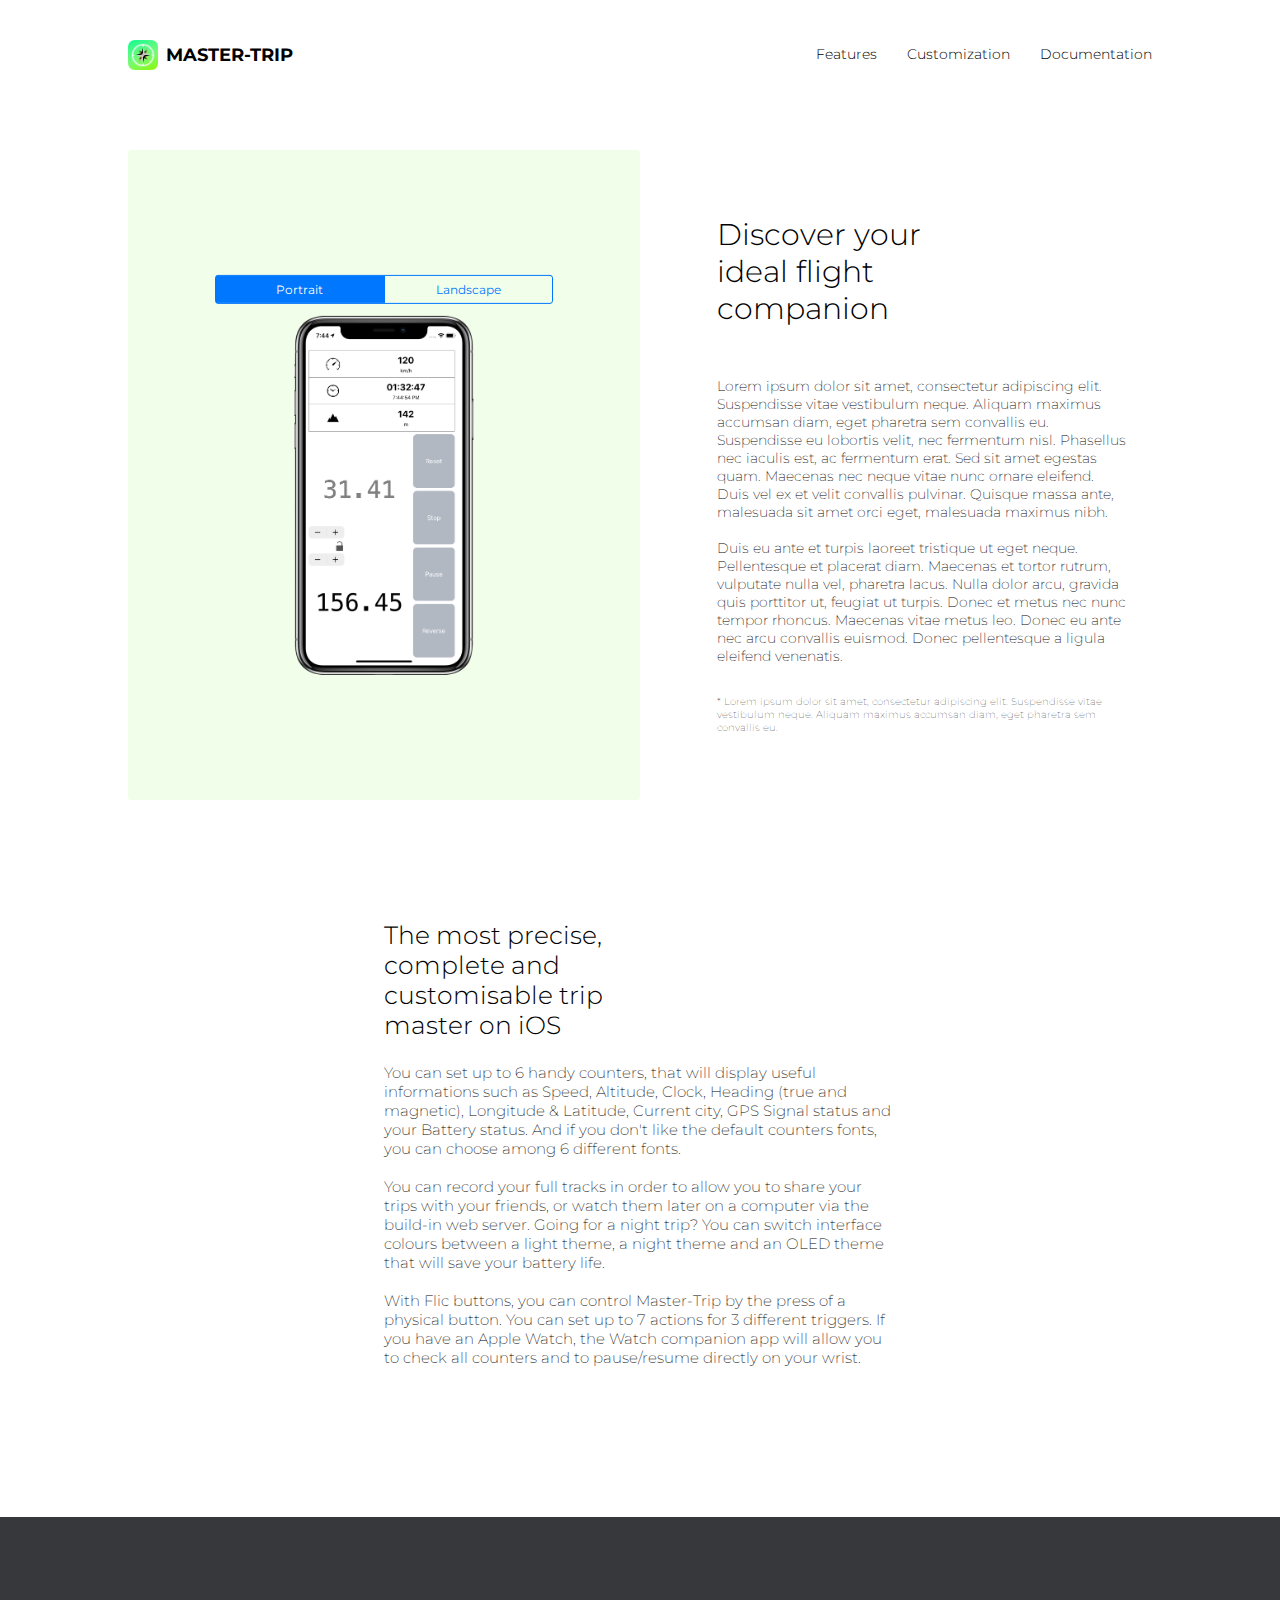
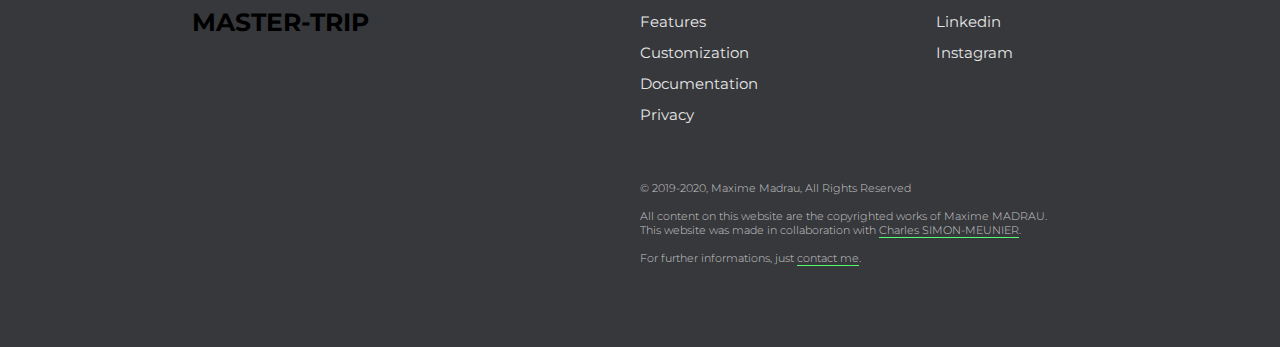
<file: index.html>
<html lang="en">
<head>
    <meta charset="UTF-8">
    <meta name="viewport" content="width=device-width, initial-scale=1.0">
    <title>MASTER-TRIP | Your flight companion</title>
    <link rel="stylesheet" href="css/main.css" media="screen">
    <script src="mainScreenRotation.js"></script>
    <link rel="stylesheet" href="segmentedcontrols.css">
    <link rel="stylesheet" href="rotations.css">

    
    <meta name="apple-itunes-app" content="app-id=1503217420, app-clip-bundle-id=com.madrau.TripRoad.Clip">
	<meta name="description" content="The most precise and complete trip master on iOS">
</head>
<body>
    <input type="checkbox" name="menu" id="menu" style="display: none;">
    <label for="menu" class="close menu" style="position: absolute; z-index: 1000; top: 10; right: 10; cursor: pointer;"><img src="assets/images/close.png" alt="Menu icon" style="height: 25px;"></label>
    <div class="nav mobile">
        <div class="element active"><p>Home</p></div>
        <div class="element"><a href="/features" class="fake"><p>Features</p></a></div>
        <div class="element"><a href="/customization" class="fake"><p>Customization</p></a></div>
        <div class="element"><a href="/documentation" class="fake"><p>Documentation</p></a></div>
    </div>
    <div class="body">
        <nav class="navbar">
            <a class="title fake" href="/">
                <img src="../assets/images/icon.png" alt="Icon">
                <p>MASTER-TRIP</p>
            </a>
            <div class="links">
                <div class="link">
                    <a href="/features" class="fake"><p>Features</p></a>
                    <hr>
                </div>
                <div class="link">
                    <a href="/customization" class="fake"><p>Customization</p></a>
                    <hr>
                </div>
                <div class="link">
                    <a href="/documentation" class="fake"><p>Documentation</p></a>
                    <hr>
                </div>
            </div>
            <label for="menu" class="menu mobile"><img src="../assets/images/menu.png" alt="Menu icon" class="menu mobile"></label>
        </nav>
    
        <section class="safearea">
            <div class="fullsection">
                <div class="left">
                    <h1 class="mobile">Discover your ideal flight companion</h1>
                    <div class="rotationDiv">
                        <div class="flight-types">
                            <input type="radio" name="flight-type" value="portrait" id="portrait" checked />
                            <label for="portrait" onclick="landscape();">
                                Portrait
                            </label>
                            <input type="radio" name="flight-type" value="landscape" id="landscape" />
                            <label for="landscape" onclick="portrait()">
                                Landscape
                            </label>
        
                        </div>
        
                        <img id="mainScreen" src="portrait.png">

                        <style>
                            #mainScreen {
                                width: 35%; 
                                position: relative; 
                                left: 50%; 
                                transform: translateX(-50%);
                            }
                        </style>
                    </div>
                </div>
                <div class="right">
                    <h1 class="title">Discover your ideal flight companion</h1>
                    <p class="content">Lorem ipsum dolor sit amet, consectetur adipiscing elit. Suspendisse vitae vestibulum neque. Aliquam maximus accumsan diam, eget pharetra sem convallis eu. Suspendisse eu lobortis velit, nec fermentum nisl. Phasellus nec iaculis est, ac fermentum erat. Sed sit amet egestas quam. Maecenas nec neque vitae nunc ornare eleifend. Duis vel ex et velit convallis pulvinar. Quisque massa ante, malesuada sit amet orci eget, malesuada maximus nibh. <br><br>
                    Duis eu ante et turpis laoreet tristique ut eget neque. Pellentesque et placerat diam. Maecenas et tortor rutrum, vulputate nulla vel, pharetra lacus. Nulla dolor arcu, gravida quis porttitor ut, feugiat ut turpis. Donec et metus nec nunc tempor rhoncus. Maecenas vitae metus leo. Donec eu ante nec arcu convallis euismod. Donec pellentesque a ligula eleifend venenatis.
                    </p>
                    <p class="small">* Lorem ipsum dolor sit amet, consectetur adipiscing elit. Suspendisse vitae vestibulum neque. Aliquam maximus accumsan diam, eget pharetra sem convallis eu.</p>
                </div>
            </div>

            <hr class="mobile">

            <div class="desc">
                <h1 class="title">The most precise, complete and customisable trip master on iOS</h1>
                <p>
                You can set up to 6 handy counters, that will display useful informations such as Speed, Altitude, Clock, Heading (true and magnetic), Longitude & Latitude, Current city, GPS Signal status and your Battery status. And if you don't like the default counters fonts, you can choose among 6 different fonts. <br><br>
                You can record your full tracks in order to allow you to share your trips with your friends, or watch them later on a computer via the build-in web server.
                Going for a night trip? You can switch interface colours between a light theme, a night theme and an OLED theme that will save your battery life. <br><br>
                With Flic buttons, you can control Master-Trip by the press of a physical button. You can set up to 7 actions for 3 different triggers.
                If you have an Apple Watch, the Watch companion app will allow you to check all counters and to pause/resume directly on your wrist.
                </p>
            </div>
        </section>
    
        <footer>
            <div>
                <div class="left">
                    <p>MASTER-TRIP</p>
                    <a href="https://itunes.apple.com/us/app/trip-road/id1503217420?mt=8" style="display:inline-block;overflow:hidden;background:url(https://linkmaker.itunes.apple.com/assets/shared/badges/en-us/appstore-lrg.svg) no-repeat;width:135px;height:40px;background-size:contain;padding-bottom:24px; position: relative;" class="fake"></a>
                </div>
                <div class="right">
                    <div class="links">
                        <ul class="left">
                            <li><a href="/features" class="fake">Features</a> <hr></li>
                            <li><a href="/customization" class="fake">Customization</a> <hr></li>
                            <li><a href="/documentation" class="fake">Documentation</a> <hr></li>
                            <li><a href="/privacy" class="fake">Privacy</a> <hr></li>
                        </ul>
                        <ul class="right">
                            <li><a href="https://www.linkedin.com/in/maxime-madrau-708b141a6/?originalSubdomain=fr'" class="fake">Linkedin</a> <hr></li>
                            <li><a href="https://www.instagram.com/maxmad682/'" class="fake">Instagram</a> <hr></li>
                        </ul>
                    </div>
                    <p class="legal">
                        © 2019-2020, Maxime Madrau, All Rights Reserved <br><br>
                        All content on this website are the copyrighted works of Maxime MADRAU. This website was made in collaboration with <a href="https://draze.fr" target="_blank">Charles SIMON-MEUNIER</a>. <br><br>
                        For further informations, just <a href="mailto:maxime@madrau.fr">contact me</a>.
                    </p>
                </div>
            </div>
        </footer>
    </div>
</body>
</html>
</file>
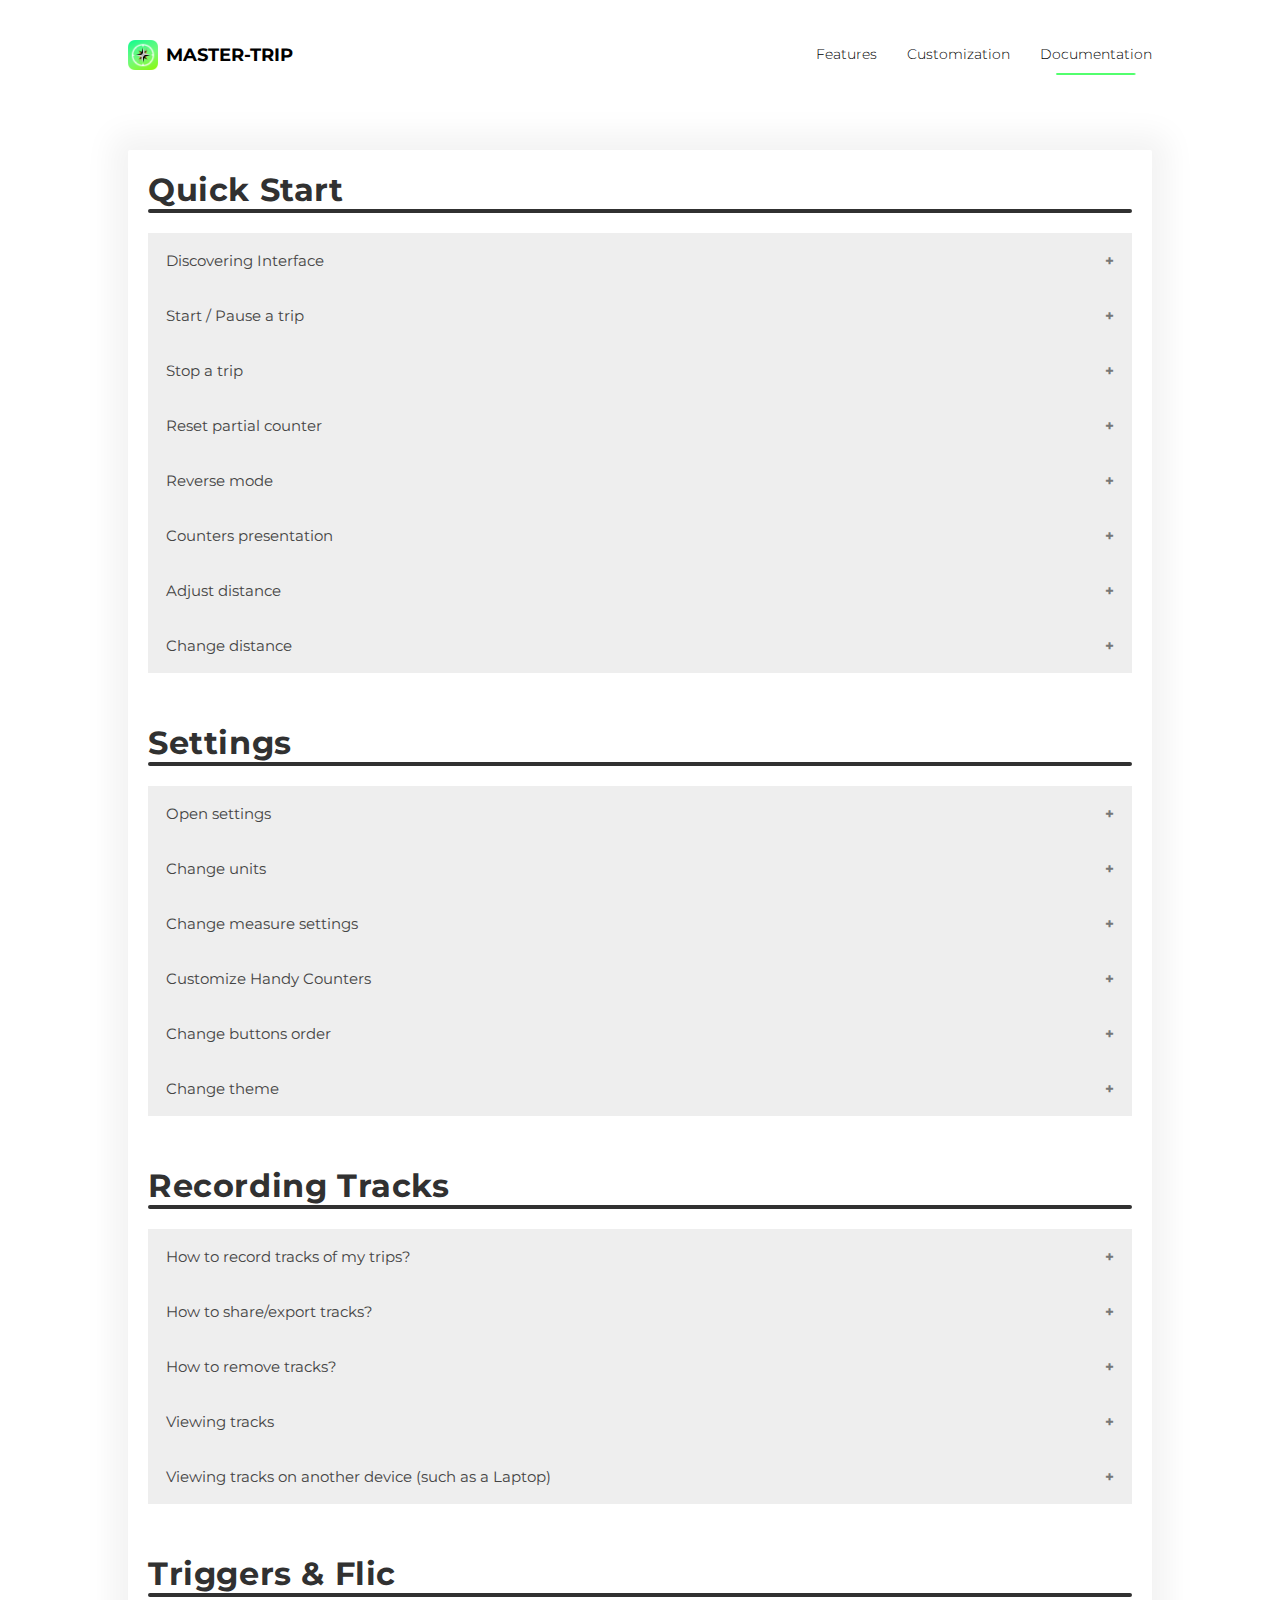
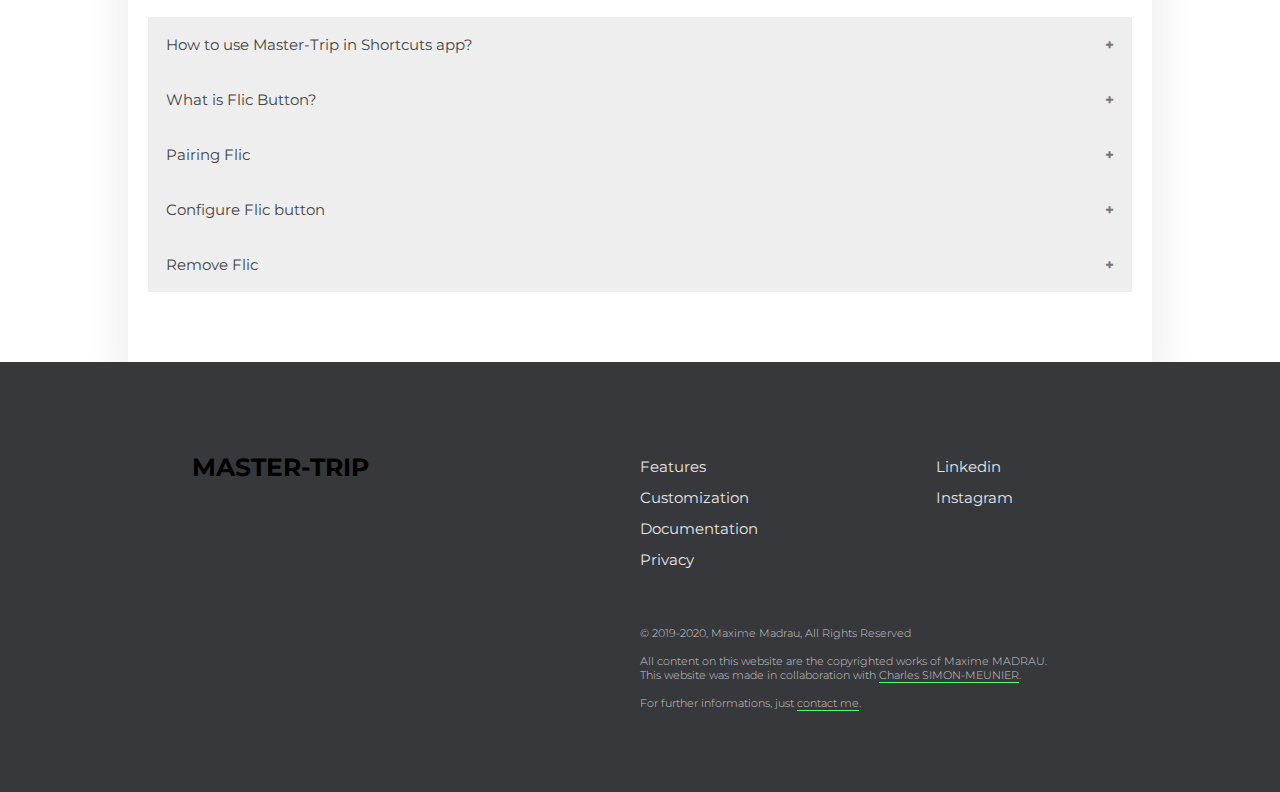
<file: documentation/index.html>
<html lang="en">
<head>
    <meta charset="UTF-8">
    <meta name="viewport" content="width=device-width, initial-scale=1.0">
    <title>Documentation | MASTER-TRIP</title>
    <link rel="stylesheet" href="../css/main.css" media="screen">
    <link rel="stylesheet" href="manual.css"/>
    <script src="manual.js"></script>
    
    <meta name="apple-itunes-app" content="app-id=1503217420, app-clip-bundle-id=com.madrau.TripRoad.Clip">
</head>
<body>
    <input type="checkbox" name="menu" id="menu" style="display: none;">
    <label for="menu" class="close menu" style="position: absolute; z-index: 1000; top: 10; right: 10; cursor: pointer;"><img src="../assets/images/close.png" alt="Menu icon" style="height: 25px;"></label>
    <div class="nav mobile">
        <div class="element"><a href="/" class="fake"><p>Home</p></a></div>
        <div class="element"><a href="/features" class="fake"><p>Features</p></a></div>
        <div class="element"><a href="/customization" class="fake"><p>Customization</p></a></div>
        <div class="element active"><p>Documentation</p></div>
    </div>
    <div class="body">
        <nav class="navbar">
            <a class="title fake" href="/">
                <img src="../assets/images/icon.png" alt="Icon">
                <p>MASTER-TRIP</p>
            </a>
            <div class="links">
                <div class="link">
                    <a href="/features" class="fake"><p>Features</p></a>
                    <hr>
                </div>
                <div class="link">
                    <a href="/customization" class="fake"><p>Customization</p></a>
                    <hr>
                </div>
                <div class="link active">
                    <p>Documentation</p>
                    <hr>
                </div>
            </div>
            <label for="menu" class="menu mobile"><img src="../assets/images/menu.png" alt="Menu icon" class="menu mobile"></label>
        </nav>
    
        <section class="safearea" style="z-index: 0">
            <div class="features" style="z-index: 0">
                <div class="manbody">
                </div>
                    <script>loadContent();setupAccordions();</script>	
                </div>
        </section>
    
        <footer>
            <div>
                <div class="left">
                    <p>MASTER-TRIP</p>
                    <a href="https://itunes.apple.com/us/app/trip-road/id1503217420?mt=8" style="display:inline-block;overflow:hidden;background:url(https://linkmaker.itunes.apple.com/assets/shared/badges/en-us/appstore-lrg.svg) no-repeat;width:135px;height:40px;background-size:contain;padding-bottom:24px; position: relative;" class="fake"></a>
                </div>
                <div class="right">
                    <div class="links">
                        <ul class="left">
                            <li><a href="/features" class="fake">Features</a> <hr></li>
                            <li><a href="/customization" class="fake">Customization</a> <hr></li>
                            <li><a href="/documentation" class="fake">Documentation</a> <hr></li>
                            <li><a href="/privacy" class="fake">Privacy</a> <hr></li>
                        </ul>
                        <ul class="right">
                            <li><a href="https://www.linkedin.com/in/maxime-madrau-708b141a6/?originalSubdomain=fr'" class="fake">Linkedin</a> <hr></li>
                            <li><a href="https://www.instagram.com/maxmad682/'" class="fake">Instagram</a> <hr></li>
                        </ul>
                    </div>
                    <p class="legal">
                        © 2019-2020, Maxime Madrau, All Rights Reserved <br><br>
                        All content on this website are the copyrighted works of Maxime MADRAU. This website was made in collaboration with <a href="https://draze.fr" target="_blank">Charles SIMON-MEUNIER</a>. <br><br>
                        For further informations, just <a href="mailto:maxime@madrau.fr">contact me</a>.
                    </p>
                </div>
            </div>
        </footer>
    </div>
</body>
</html>
</file>
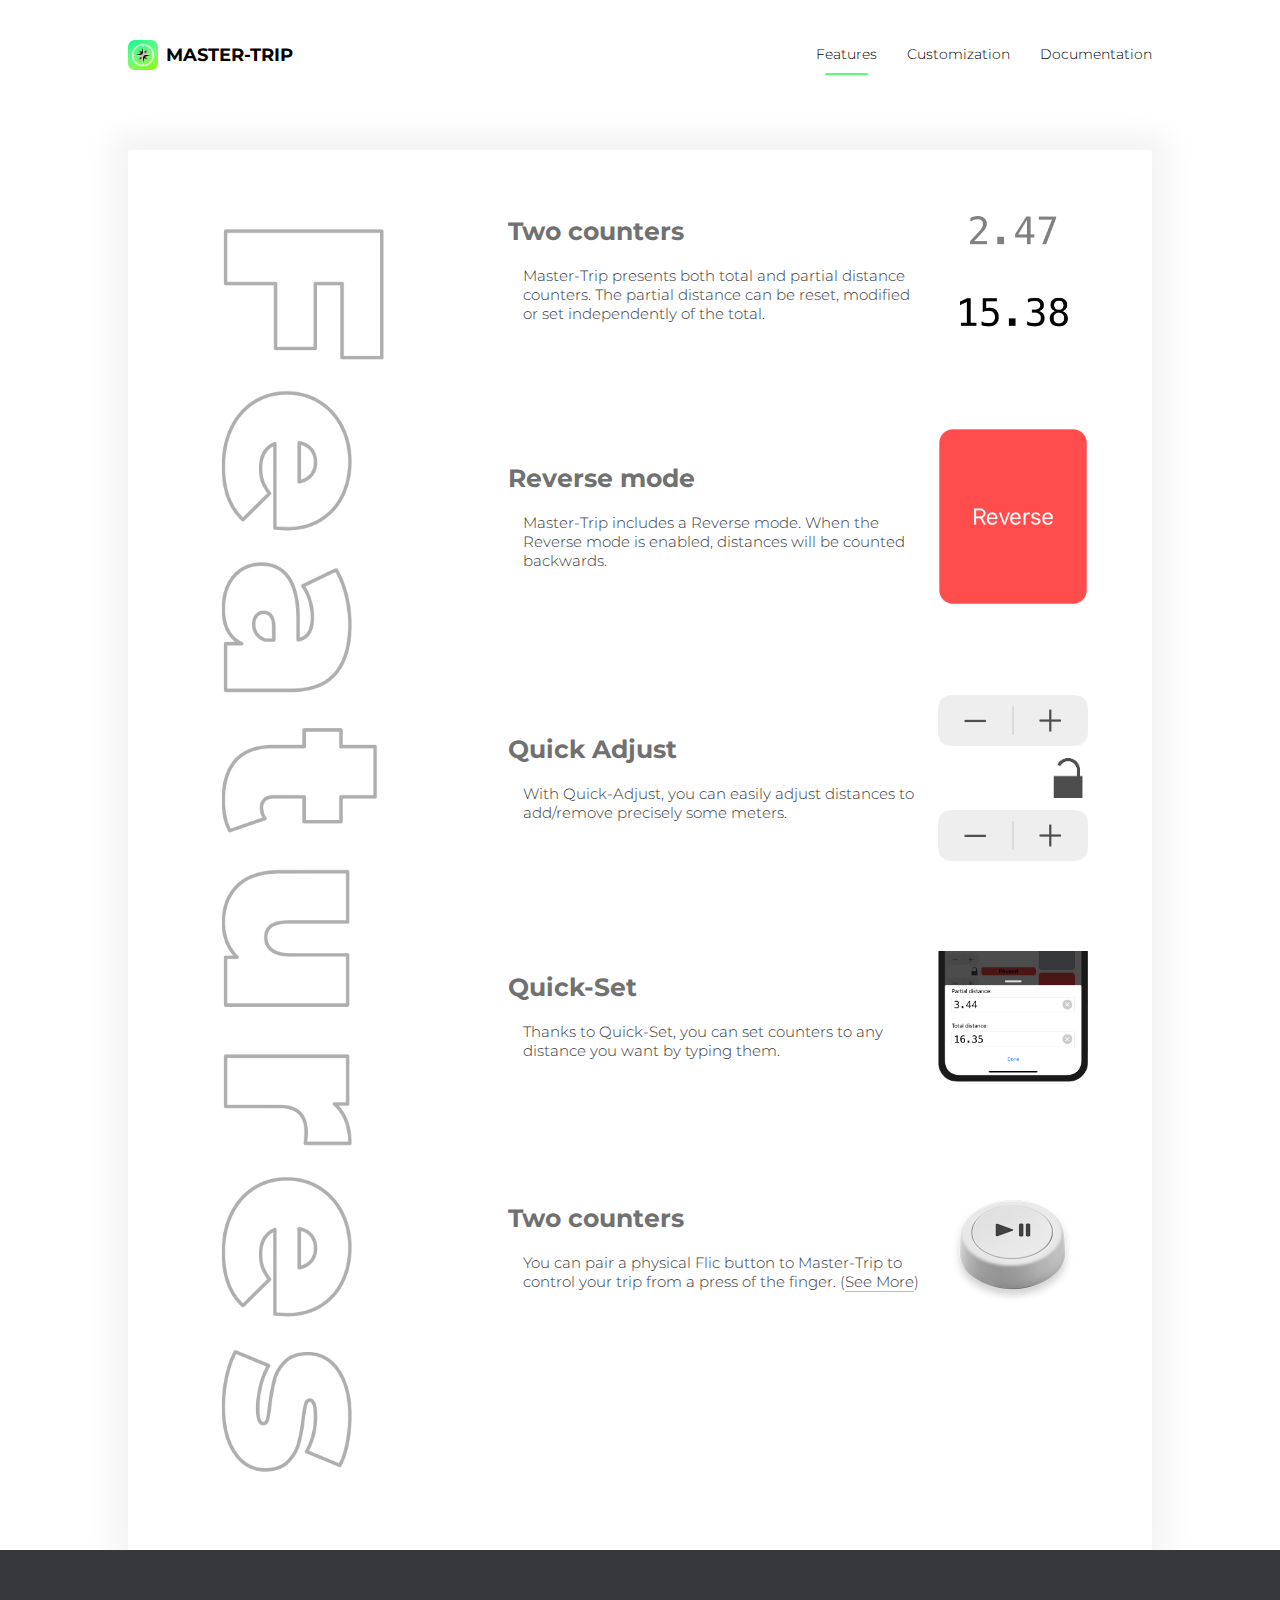
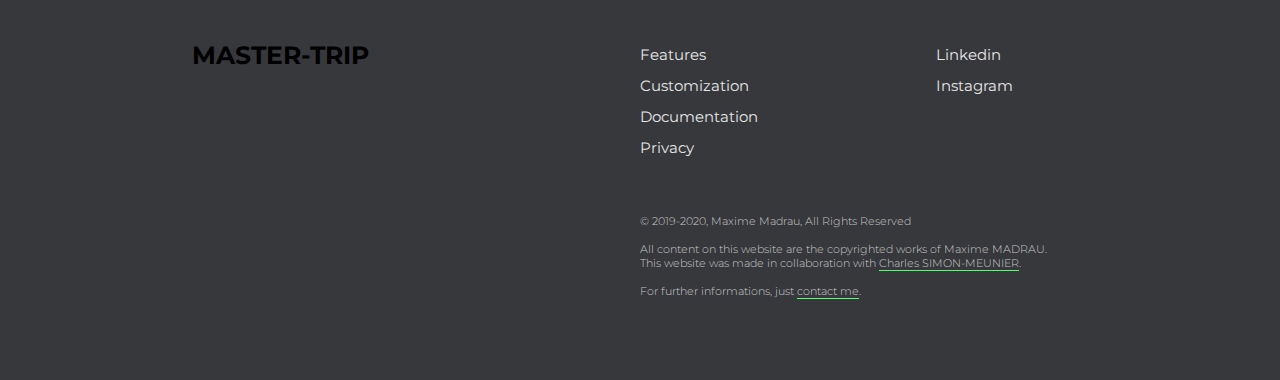
<file: features/index.html>
<html lang="en">
<head>
    <meta charset="UTF-8">
    <meta name="viewport" content="width=device-width, initial-scale=1.0">
    <title>Features | MASTER-TRIP</title>
    <link rel="stylesheet" href="../css/main.css" media="screen">

    <meta name="apple-itunes-app" content="app-id=1503217420, app-clip-bundle-id=com.madrau.TripRoad.Clip">
</head>
<body>
    <input type="checkbox" name="menu" id="menu" style="display: none;">
    <label for="menu" class="close menu" style="position: absolute; z-index: 1000; top: 10; right: 10; cursor: pointer;"><img src="../assets/images/close.png" alt="Menu icon" style="height: 25px;"></label>
    <div class="nav mobile">
        <div class="element"><a href="/" class="fake"><p>Home</p></a></div>
        <div class="element active"><p>Features</p></div>
        <div class="element"><a href="/customization" class="fake"><p>Customization</p></a></div>
        <div class="element"><a href="/documentation" class="fake"><p>Documentation</p></a></div>
    </div>
    <div class="body">
        <nav class="navbar">
            <a class="title fake" href="/">
                <img src="../assets/images/icon.png" alt="Icon">
                <p>MASTER-TRIP</p>
            </a>
            <div class="links">
                <div class="link active">
                    <p>Features</p>
                    <hr>
                </div>
                <div class="link">
                    <a href="/customization" class="fake"><p>Customization</p></a>
                    <hr>
                </div>
                <div class="link">
                    <a href="/documentation" class="fake"><p>Documentation</p></a>
                    <hr>
                </div>
            </div>
            <label for="menu" class="menu mobile"><img src="../assets/images/menu.png" alt="Menu icon" class="menu mobile"></label>
        </nav>
    
        <section class="safearea" style="z-index: 0">
            <div class="features" style="z-index: 0">
                <img src="features.png" alt="Features" class="feat" style="z-index: 0">
                <div class="all">
                    <div>
                        <div class="content">
                            <h1 class="title">Two counters</h1>
                            <p class="desc">Master-Trip presents both total and partial distance counters. The partial distance can be reset, modified or set independently of the total.</p>
                        </div>
                        <img src="partial.png" alt="Counters">
                    </div>
                    <div>
                        <div class="content">
                            <h1 class="title">Reverse mode</h1>
                            <p class="desc">Master-Trip includes a Reverse mode. When the Reverse mode is enabled, distances will be counted backwards.</p>
                        </div>
                        <img src="reverse.png" alt="Reverse">
                    </div>
                    <div>
                        <div class="content">
                            <h1 class="title">Quick Adjust</h1>
                            <p class="desc">With Quick-Adjust, you can easily adjust distances to add/remove precisely some meters.</p>
                        </div>
                        <img src="quickAdjust.png" alt="QuickAdjust">
                    </div>
                    <div>
                        <div class="content">
                            <h1 class="title">Quick-Set</h1>
                            <p class="desc">Thanks to Quick-Set, you can set counters to any distance you want by typing them.</p>
                        </div>
                        <img src="quickSet.png" alt="QuickSet">
                    </div>
                    <div>
                        <div class="content">
                            <h1 class="title">Two counters</h1>
                            <p class="desc">You can pair a physical Flic button to Master-Trip to control your trip from a press of the finger.
                                (<a href="https://flic.io" target="_blank">See More</a>)</p>
                        </div>
                        <img src="flic.png" alt="Flic">
                    </div>
                </div>
            </div>
        </section>
    
        <footer>
            <div>
                <div class="left">
                    <p>MASTER-TRIP</p>
                    <a href="https://itunes.apple.com/us/app/trip-road/id1503217420?mt=8" style="display:inline-block;overflow:hidden;background:url(https://linkmaker.itunes.apple.com/assets/shared/badges/en-us/appstore-lrg.svg) no-repeat;width:135px;height:40px;background-size:contain;padding-bottom:24px; position: relative;" class="fake"></a>
                </div>
                <div class="right">
                    <div class="links">
                        <ul class="left">
                            <li><a href="/features" class="fake">Features</a> <hr></li>
                            <li><a href="/customization" class="fake">Customization</a> <hr></li>
                            <li><a href="/documentation" class="fake">Documentation</a> <hr></li>
                            <li><a href="/privacy" class="fake">Privacy</a> <hr></li>
                        </ul>
                        <ul class="right">
                            <li><a href="https://www.linkedin.com/in/maxime-madrau-708b141a6/?originalSubdomain=fr'" class="fake">Linkedin</a> <hr></li>
                            <li><a href="https://www.instagram.com/maxmad682/'" class="fake">Instagram</a> <hr></li>
                        </ul>
                    </div>
                    <p class="legal">
                        © 2019-2020, Maxime Madrau, All Rights Reserved <br><br>
                        All content on this website are the copyrighted works of Maxime MADRAU. This website was made in collaboration with <a href="https://draze.fr" target="_blank">Charles SIMON-MEUNIER</a>. <br><br>
                        For further informations, just <a href="mailto:maxime@madrau.fr">contact me</a>.
                    </p>
                </div>
            </div>
        </footer>
    </div>
</body>
</html>
</file>
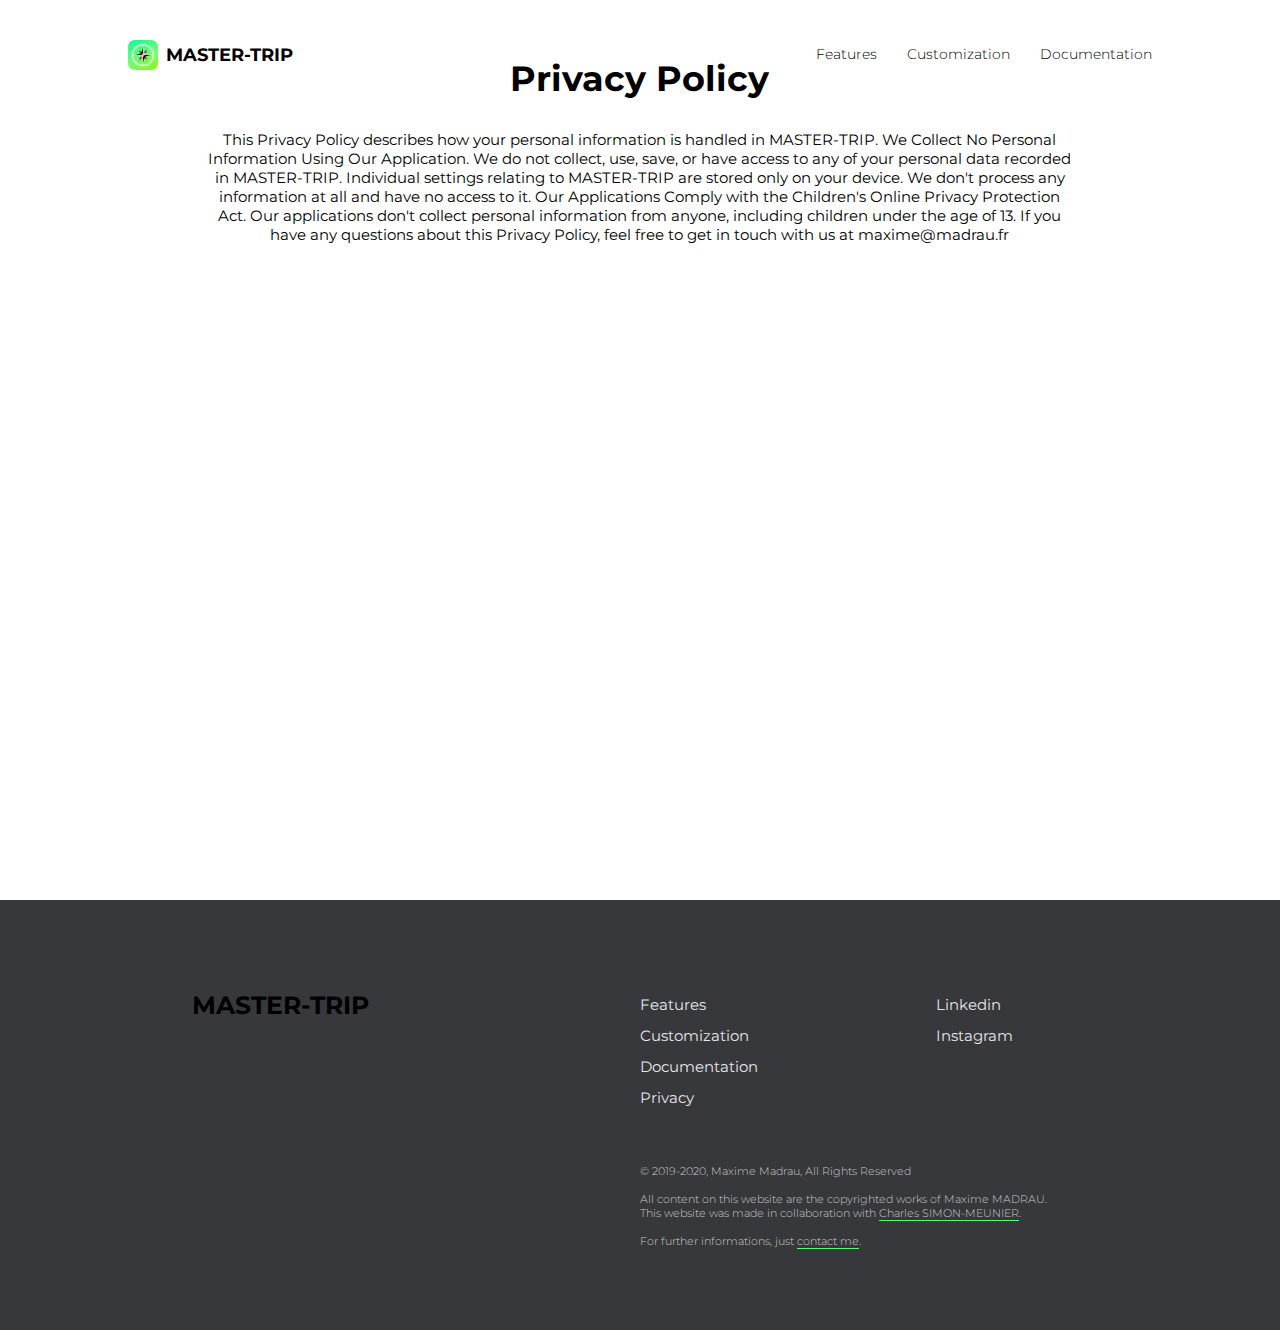
<file: privacy/index.html>
<html lang="en">
<head>
    <meta charset="UTF-8">
    <meta name="viewport" content="width=device-width, initial-scale=1.0">
    <title>Privacy | MASTER-TRIP</title>
    <link rel="stylesheet" href="../css/main.css" media="screen">

    <meta name="apple-itunes-app" content="app-id=1503217420, app-clip-bundle-id=com.madrau.TripRoad.Clip">
</head>
<body>
    <input type="checkbox" name="menu" id="menu" style="display: none;">
    <label for="menu" class="close menu" style="position: absolute; z-index: 1000; top: 10; right: 10; cursor: pointer;"><img src="../assets/images/close.png" alt="Menu icon" style="height: 25px;"></label>
    <div class="nav mobile">
        <div class="element" onclick="window.location.href = '/maxime/'">Home</div>
        <div class="element" onclick="window.location.href = '/maxime/features'">Features</div>
        <div class="element" onclick="window.location.href = '/maxime/customization'">Customization</div>
        <div class="element" onclick="window.location.href = '/maxime/documentation'">Documentation</div>
    </div>
    <div class="body">
        <nav class="navbar">
            <div class="title" onclick="window.location.href = '/maxime/'">
                <img src="../assets/images/icon.png" alt="Icon">
                <p>MASTER-TRIP</p>
            </div>
            <div class="links">
                <div class="link" onclick="window.location.href = '/maxime/features'">
                    <p>Features</p>
                    <hr>
                </div>
                <div class="link" onclick="window.location.href = '/maxime/customization'">
                    <p>Customization</p>
                    <hr>
                </div>
                <div class="link" onclick="window.location.href = '/maxime/documentation'">
                    <p>Documentation</p>
                    <hr>
                </div>
            </div>
            <label for="menu" class="menu mobile"><img src="../assets/images/menu.png" alt="Menu icon" class="menu mobile"></label>
        </nav>

        <style>
            .privacy {
                max-width: 1050px;
                left: 50%;
                top: 35%;
                transform: translate(-50%, -50%);
                position: relative;
                text-align: center;
                width: 85%;
            }

            @media screen and (max-width: 1250px) {
                .privacy {
                    top: 50%;
                }
            }

            .safearea h1 {
                font-size: 35px;
                font-weight: 700;
            }

            .safearea p {
                font-weight: 400;
                font-size: 15px;
            }
        </style>


        <section class="safearea">
            <div class="privacy">
                <h1 style="margin-bottom: 30px;">Privacy Policy</h1>
                <p>
                    This Privacy Policy describes how your personal information is handled in MASTER-TRIP.
                    We Collect No Personal Information Using Our Application.
                    We do not collect, use, save, or have access to any of your personal data recorded in MASTER-TRIP.
                    Individual settings relating to MASTER-TRIP are stored only on your device. We don't process any information at all and have no access to it.
                    Our Applications Comply with the Children's Online Privacy Protection Act.
                    Our applications don't collect personal information from anyone, including children under the age of 13.
                    If you have any questions about this Privacy Policy, feel free to get in touch with us at maxime@madrau.fr
                </p>
            </div>
        </section>
    
        <footer>
            <div>
                <div class="left">
                    <p>MASTER-TRIP</p>
                    <a href="https://itunes.apple.com/us/app/trip-road/id1503217420?mt=8" style="display:inline-block;overflow:hidden;background:url(https://linkmaker.itunes.apple.com/assets/shared/badges/en-us/appstore-lrg.svg) no-repeat;width:135px;height:40px;background-size:contain;padding-bottom:24px; position: relative;" class="fake"></a>
                </div>
                <div class="right">
                    <div class="links">
                        <ul class="left">
                            <li onclick="window.location.href = '/maxime/features'">Features <hr></li>
                            <li onclick="window.location.href = '/maxime/customization'">Customization <hr></li>
                            <li onclick="window.location.href = '/maxime/documentation'">Documentation <hr></li>
                            <li onclick="window.location.href = '/maxime/privacy'">Privacy <hr></li>
                        </ul>
                        <ul class="right">
                            <li onclick="window.location.href = 'https://www.linkedin.com/in/maxime-madrau-708b141a6/?originalSubdomain=fr'">Linkedin <hr></li>
                            <li onclick="window.location.href = 'https://www.instagram.com/maxmad682/'">Instagram <hr></li>
                        </ul>
                    </div>
                    <p class="legal">
                        © 2019-2020, Maxime Madrau, All Rights Reserved <br><br>
                        All content on this website are the copyrighted works of Maxime MADRAU. This website was made in collaboration with <a href="draze.fr" target="_blank">Charles SIMON-MEUNIER</a>. <br><br>
                        For further informations, just <a href="mailto:maxime@madrau.fr">contact me</a>.
                    </p>
                </div>
            </div>
        </footer>
    </div>
</body>
</html>
</file>
<file: css/main.css>
@import url('https://fonts.googleapis.com/css2?family=Montserrat:ital,wght@0,100;0,200;0,300;0,400;0,500;0,600;0,700;0,800;0,900;1,100;1,200;1,300;1,400;1,500;1,600;1,700;1,800;1,900&display=swap');

* {
    margin: 0;
    font-family: 'Montserrat', sans-serif;
}

a {
    text-decoration: none;
    color: inherit;
    transition: color 1s;
    border-bottom: 1px solid rgb(82, 255, 109);
}

a.fake {
    border: none;
    transition: none;
}

a:hover {
    color: rgb(82, 255, 109);
}

a.fake:hover {
    color: inherit;
}

/* NAVBAR AND HEADER */

nav.navbar {
    margin: 0 10%;
    width: 80%;
    display: flex;
    justify-content: space-between;
    position: absolute;
    top: 35px;
    z-index: 1000;
}

nav.navbar .mobile {
    display: none;
}

nav.navbar .title {
    display: flex;
    flex-direction: row;
    align-items: center;
    cursor: pointer;
}

nav.navbar .title img {
    height: 30px;
    width: auto;
    margin-right: 8px;
}

nav.navbar .title p {
    font-weight: 700;
    font-size: large;
}

nav.navbar .links {
    display: flex;
    flex-direction: row;
    align-items: center;
    margin-right: -15px;
}

nav.navbar .links .link {
    padding: 10px 0px;
    margin: 0 15px;
    padding-bottom: 0px;
    cursor: pointer;
    font-weight: 300;
    font-size: 14px;
}

nav.navbar .links .link hr {
    border: 1px solid transparent;
    width: 70%;
    position: relative;
    left: 50%;
    transform: translateX(-50%);
    margin-top: 10px;
    border-radius: 5px;
    transition: border-color .6s;
}

nav.navbar .links .link:hover hr, nav.navbar .links .link.active hr {
    border-color: rgb(82, 255, 109);
}

div.nav.mobile {
    position: absolute;
    height: 40vh;
    top: 50%;
    transform: translateY(-50%);
    width: 40%;
    left: 60%;
    display: flex;
    flex-direction: column;
    overflow: auto;
    visibility: hidden;
    opacity: 0;
    transition: .5s;
}

div.nav.mobile .element {
    font-weight: 700;
    padding: 30px 10px 0 0;
    font-size: 3vw;
    cursor: pointer;
    border-bottom: 1px solid transparent;
    color: #37383c;
    transition: color 1s, border-color 1s;
    width: max-content;
}

div.nav.mobile .element:hover,  div.nav.mobile .element.active {
    border-color: rgb(82, 255, 109);
    color: rgb(82, 255, 109);
}

/* SAFEAREA AND CONTAINER */

.safearea {
    width: 80%;
    top: 150px;
    min-height: calc(100vh - 150px);
    height: max-content;
    position: relative;
    left: 50%;
    transform: translateX(-50%);
}


.safearea .fullsection {
    height: calc(100vh - 250px);
    width: 100%;
    display: flex;
    flex-direction: row;
    max-height: 100vw;
}

.safearea .fullsection > div {
    width: 50%;
    height: 100%;
}

.safearea .fullsection .left {
    background: #f1ffea;
    border-radius: 3px;
}

.safearea .fullsection .right {
    width: calc(50% - 8vw);
    padding-left: 6vw;
    padding-right: 2vw;
    display: flex;
    flex-direction: column;
    justify-content: center;
}

.safearea .fullsection .right .title {
    font-weight: 300;
    font-size: 30px;
    margin-bottom: 50px;
    width: 60%;
    min-width: 250px;
}

.safearea .fullsection .right .content {
    font-size: 14px;
    font-weight: 200;
    margin-bottom: 30px;
}

.safearea .fullsection .right .small {
    font-size: 10px;
    font-weight: 100;
}


.safearea .fullsection .left .mobile {
    display: none;
    font-weight: 300;
    font-size: 35px;
    width: 45%;
    min-width: 200px;
    position: relative;
    max-width: 325px;
    top: 150px;
    left: 30px;
} 

.close.menu {
    visibility: hidden;
    opacity: 0;
    transition: .3s;
}


/* RESPONSIVE PART */

@media screen and (max-width: 800px), screen and (max-width: 1250px) and (max-height: 1200px), screen and (max-height: 700px) {
    nav.navbar .links {
        display: none;
    }

    nav.navbar .mobile {
        display: inherit;
        cursor: pointer;
    }

    nav.navbar .mobile img {
        height: 35px;
    }

    .body {
        transform: scale(1) translateX(0);
        transition: transform .6s;
        overflow: visible;
        height: 100vh;
        width: 100%;
        position: absolute;
    }

    #menu:checked ~ .body {
        transform: scale(.7) translateX(-40%);
        overflow: hidden;
    }

    #menu:checked ~ .close.menu, #menu:checked ~ .nav.mobile {
        visibility: visible;
        opacity: 1;
    }

    .safearea {
        width: 100%;
        top: 0;
    }

    .safearea .fullsection {
        height: max-content;
        max-height: unset;
        flex-direction: column;
    }

    .safearea .fullsection .left {
        height: 100vh;
        width: 100%;
    }

    .safearea .fullsection .left .mobile {
        display: block;
    }

    .safearea .fullsection .right {
        width: 80%;
        position: relative;
        left: 50%;
        transform: translateX(-50%);
        margin-top: 50px;
    }

    .safearea .fullsection .right .title {
        display: none;
    }

    .safearea .fullsection .right .content {
        font-size: 16px;
        font-weight: 300;
    }
}





/* FOOTER */

footer {
    min-height: 340px;
    padding-top: 90px;
    bottom: 0;
    background: #37383c;
    position: relative;
    top: 150px;
    width: 100%;
    color: #fff;
}

footer > div {
    position: relative;
    left: 50%;
    transform: translateX(-50%);
    width: 100%;
    display: flex;
    flex-direction: row;
    max-width: 2000px;
}

footer > div > div {
    width: 50%;
}

footer .left > p {
    position: relative;
    left: 30%;
    font-weight: 700;
    font-size: 25px;
    color: #000;
    width: max-content;
}

footer .left a {
    left: 30%;
    margin-top: 30px;
}


footer .right .links {
    display: flex;
    flex-direction: row;
    width: 100%;
}

footer .right .links > ul {
    width: 40%;
    transform: translateX(-40px);
}

footer .right .links > ul li {
    display: block;
    padding: 5px 0;
    width: max-content;
    cursor: pointer;
    color: rgb(230, 230, 230);
    transition: color .6s;
    font-weight: 400;
    font-size: 15px;
}

footer .right .links > ul li hr {
    border: .5px solid transparent;
    border-radius: 5px;
    transition: border-color .6s;
}

footer .right .links > ul li:hover {
    color: rgb(150, 150, 150) !important;
}

footer .right .legal {
    font-weight: 300;
    font-size: 11px;
    color: rgb(200, 200, 200);
    max-width: 65%;
    margin-top: 50px;
}

@media screen and (max-width: 1150px) {
    footer {
        height: max-content;
        padding-bottom: 90px;
        min-height: unset;
    }

    footer > div {
        flex-direction: column;
    }

    footer > div > div {
        width: 100%;
    }

    footer .left > p {
        left: 50%;
        transform: translateX(-50%);
    }

    footer .left a {
        left: 50%;
        transform: translateX(-50%);
    }

    footer .right .legal {
        position: relative;
        left: 50%;
        transform: translateX(-50%);
        text-align: center;
    }

    footer .right .links {
        justify-content: center;
        margin-top: 40px;
    }

    footer .right .links > ul {
        transform: translateX(-40px);
        width: max-content;
    }

    footer .right .links > ul li {
        text-align: right;
    }
}




/* FEATURES */

.features {
    border-radius: 2px;
    -webkit-box-shadow: 0px 0px 31px 16px rgba(0,0,0,0.05);
    -moz-box-shadow: 0px 0px 31px 16px rgba(0,0,0,0.05);
    box-shadow: 0px 0px 31px 16px rgba(0,0,0,0.05);
    display: flex;
    flex-direction: row;
}

@media screen and (max-height: 700px) {
	.features {
		padding-top: 90px;
	}
}

.features img.feat {
    width: auto;
    height: 1400px;
    transition: height .5s, width .5s;
    max-width: 70%;
}


.features .all {
    display: flex;
    flex-direction: column;
    width: 100%;
    padding: 50px 30px;
}

.features .all > div {
    display: flex;
    flex-direction: row;
    align-items: center;
    margin-bottom: 10vh;
}

.features .all > div:last-child {
    margin: 0;
}

.features .all > div .content {
    width: 70%;
}

.features .all > div img {
    width: 30%;
    height: auto;
    max-width: 150px;
}

.features .all > div .content .title {
    font-size: 25px;
    font-weight: 700;
    color: rgb(113, 113, 113);
    margin-bottom: 20px;
}

.features .all > div .content .desc {
    font-weight: 300;
    font-size: 15px;
    padding: 0 15px;
    color: #37383c;
}

@media screen and (max-width: 1250px) {
    .features {
        width: 90%;
        position: relative;
        top: 150px;
        left: 50%;
        transform: translateX(-50%);
    }

    .features img.feat {
        height: 1300px;
    }
}

@media screen and (max-width: 900px) {
    .features img.feat {
        position: absolute;
        opacity: .15;
        max-height: 130vh;
    }

    .features {
        min-height: 140vh;
    }

    .features .all {
        z-index: 1;
    }
}


.safearea > .desc {
    width: 50%;
    max-width: 1200px;
    position: relative;
    left: 50%;
    transform: translateX(-50%);
    margin-top: 120px;
    margin-bottom: 150px;
}

.safearea > .desc h1 {
    font-weight: 300;
    font-size: 25px;
    margin-bottom: 23px;
    width: 60%;
}

.safearea > .desc p {
    font-weight: 200;
    font-size: 15px;
}

hr.mobile {
    border: 3px solid #37383c;
    border-radius: 5px;
    display: none;
    width: 20%;
    max-width: 140px;
    position: relative;
    left: 50%;
    transform: translateX(-50%);
    margin-top: 80px;
}

@media screen and (max-width: 1100px) {
    .safearea > .desc {
        width: 80%;
        margin-top: 80px;
        margin-bottom: 50px;
    }

    hr.mobile {
        display: block;
    }
}
</file>
<file: segmentedcontrols.css>
.flight-types {
	display: flex;
	max-width: 336px;
	width: 100%;
	position: relative;
	user-select: none;
	-webkit-tap-highlight-color: rgba(0, 0, 0, 0);
	position: relative;
	z-index: 1;
	margin: 0 auto;
	font-size: 12px;
	border: 1px solid #0077FF;
	border-radius: 3px;
	color: #0077FF;
}
.flight-types > input {
	display: none;
}
.flight-types > input:checked + label {
	color: #fff;
}
.flight-types > input:nth-of-type(1):checked ~ label:last-of-type:before {
	transform: translateX(calc(0% + 0px));
}
.flight-types > input:nth-of-type(2):checked ~ label:last-of-type:before {
	transform: translateX(calc(100% + 0px));
}

.flight-types label {
	flex: 1;
	text-align: center;
	white-space: nowrap;
	overflow: hidden;
	text-overflow: ellipsis;
	cursor: pointer;
}
.flight-types label:last-of-type:before {
	content: "";
	display: block;
	max-width: calc(50% + 0px);
	margin: 0px;
	position: absolute;
	top: 0;
	right: 0;
	bottom: 0;
	left: 0;
	z-index: -1;
	transform: translateX(0);
}
.flight-types label {
	padding: 6px 3px;
	transition: color 250ms cubic-bezier(0, 0.95, 0.38, 0.98);
}
.flight-types label:before {
	background: #0077FF;
	transition: all 250ms cubic-bezier(0, 0.95, 0.38, 0.98);
}
.flight-types label:not(:last-child) {
	border-right: 1px solid #0077FF;
}
</file>
<file: rotations.css>
@-webkit-keyframes rotatePortrait {
	100% { -webkit-transform: rotate(90deg) translateY(25%) translateX(0); 
	}
}
.portrait {
	-webkit-animation-name: rotatePortrait; 
	-webkit-animation-duration: 0.5s;
	-webkit-animation-fill-mode: forwards;
	-webkit-transition-timing-function:linear;
}

#mainScreen {
	margin-top: 12px;
}

@-webkit-keyframes rotateLandscape {
	0% {
		-webkit-transform: rotate(90deg); 
	}
	100% { -webkit-transform: rotate(0deg) translateX(-50%); 
	}
}
.landscape {
	-webkit-animation-name: rotateLandscape; 
	-webkit-animation-duration: 0.5s;
	-webkit-animation-fill-mode: forwards;
	-webkit-transition-timing-function:linear;
}

.rotationDiv {
	width: 100%;
	position: relative;
	left: 50%;
	top: 50%;
	transform: translate(-50%, -50%);
}

@media screen and (max-width: 800px), screen and (max-height: 1200px) and (max-width: 1250px), screen and (max-height: 700px)
{
	.rotationDiv {
		position: relative;
		top: 25% !important;
		left: 0;
		transform: translate(0, 0);
	}

	#mainScreen {
		max-height: 40vh;
		width: unset !important;
	}
}
</file>
<file: documentation/manual.css>
h1 {
	color: rgb(49, 49, 49);
	margin-bottom: 20px;
}

h1:after {
	content:' ';
	display:block;
	border:2px solid rgb(49, 49, 49);
	border-radius:4px;
	-webkit-border-radius:4px;
	-moz-border-radius:4px;
	box-shadow:inset 0 1px 1px rgba(0, 0, 0, .05);
	-webkit-box-shadow:inset 0 1px 1px rgba(0, 0, 0, .05);
	-moz-box-shadow:inset 0 1px 1px rgba(0, 0, 0, .05);
}

.safearea p {
	font-weight: 300;
	letter-spacing: 0;
	padding: 15px 0;
}

.section {
	margin-bottom: 50px;
}

.accordion {
	background-color: #eee;
	color: #444;
	cursor: pointer;
	padding: 18px;
	width: 100%;
	border: none;
	text-align: left;
	outline: none;
	font-size: 15px;
	transition: 0.4s;
}

.safearea .active, .accordion:hover {
	background-color: #ccc;
}

.accordion:after {
	content: '\002B';
	color: #777;
	font-weight: bold;
	float: right;
	margin-left: 5px;
}

.safearea .active:after {
	content: "\2212";
}

.panel {
	padding: 0 18px;
	background-color: white;
	max-height: 0;
	overflow: hidden;
	transition: max-height 0.2s ease-out;
}


.safearea br {
	content: "";
	margin: 2em;
	display: block;
	font-size: 24%;
}

.manbody {
	padding: 20px;
	color: #a5a5a5;
	font-size: 16px;
	font-style: normal;
	font-weight: 100;
	letter-spacing: 0.6px;
}


.manbody a{
	color: #a5a5a5
}
</file>
